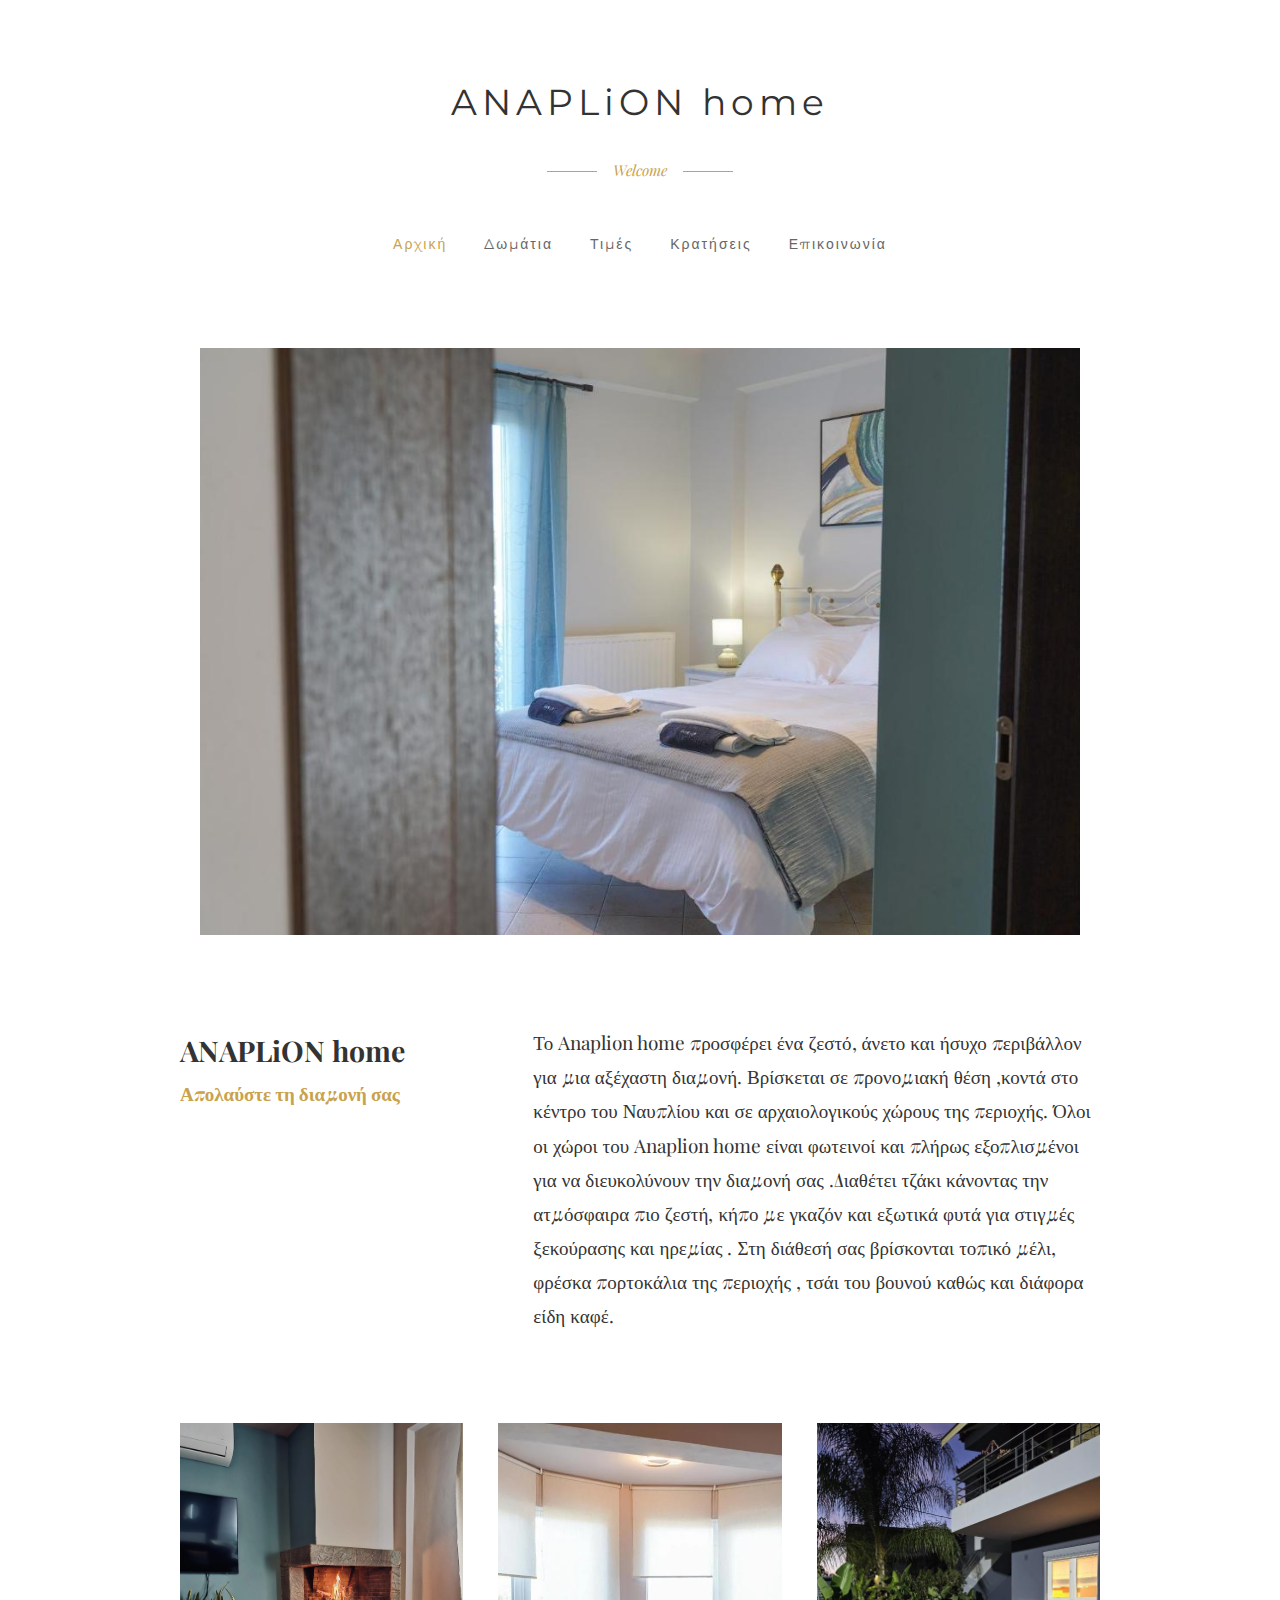
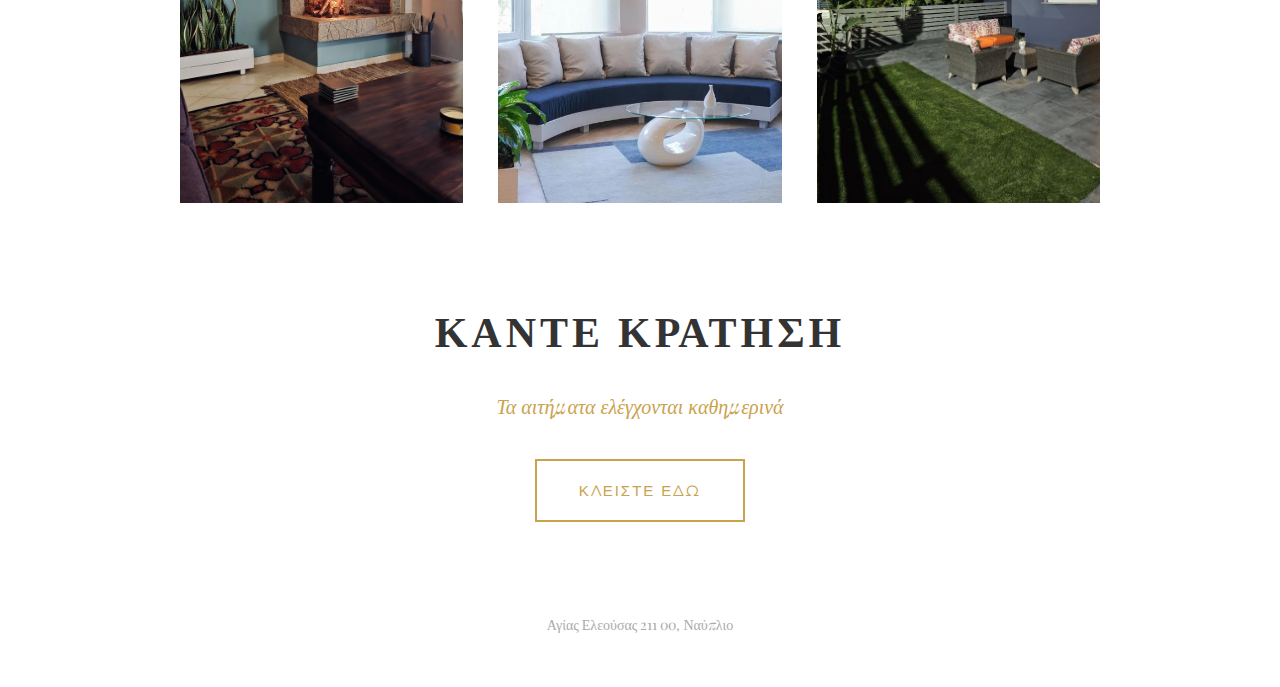
<file: index.html>
<!DOCTYPE html>
<html lang="el">
<head>
  <meta charset="UTF-8">
  <title>ANAPLiON home</title>
  <meta name="viewport" content="width=device-width, initial-scale=1.0">

  <!-- Fonts -->
  <link href="https://fonts.googleapis.com/css2?family=Playfair+Display:wght@400;600&family=Montserrat:wght@300;400;500&display=swap" rel="stylesheet">

  <!-- Main CSS -->
  <link rel="stylesheet" href="templatemo-personal-style.css">
</head>
<body>

  <!-- Header -->
  <header class="site-header">
    <h1>ANAPLiON home</h1>
    <div class="welcome">
      <span class="line"></span>
      <span>Welcome</span>
      <span class="line"></span>
    </div>

    <nav class="main-nav">
      <a href="index.html" class="active">Αρχική</a>
      <a href="rooms.html">Δωμάτια</a>
      <a href="prices.html">Τιμές</a>
      <a href="booking.html">Κρατήσεις</a>
      <a href="contact.html">Επικοινωνία</a>
    </nav>
  </header>

  <!-- Hero Image -->
  <section class="hero">
    <img src="images/hero.jpg" alt="ANAPLiON home">
  </section>

  <!-- About Section -->
  <section class="about container">
    <div class="about-left">
      <h2>ANAPLiON home</h2>
      <h4>Απολαύστε τη διαμονή σας</h4>
    </div>
    <div class="about-right">
      <p>
        Το Anaplion home προσφέρει ένα ζεστό, άνετο και ήσυχο περιβάλλον για μια αξέχαστη διαμονή. Βρίσκεται σε προνομιακή θέση ,κοντά στο κέντρο του Ναυπλίου και σε αρχαιολογικούς χώρους της περιοχής. Όλοι οι χώροι του Anaplion home είναι φωτεινοί και πλήρως εξοπλισμένοι για να διευκολύνουν την διαμονή σας .Διαθέτει τζάκι κάνοντας την ατμόσφαιρα πιο ζεστή, κήπο με γκαζόν και εξωτικά φυτά για στιγμές ξεκούρασης και ηρεμίας . Στη διάθεσή σας  βρίσκονται  τοπικό μέλι, φρέσκα πορτοκάλια της περιοχής , τσάι του βουνού καθώς και διάφορα είδη καφέ.
      </p>
    </div>
  </section>

  <!-- Gallery -->
  <section class="gallery container">
    <img src="images/gallery1.jpg" alt="">
    <img src="images/gallery2.jpg" alt="">
    <img src="images/gallery3.jpg" alt="">
  </section>

  <!-- Booking CTA -->
  <section class="booking">
  <div class="container booking-center">
    <h2>ΚΑΝΤΕ ΚΡΑΤΗΣΗ</h2>
    <p>Τα αιτήματα ελέγχονται καθημερινά</p>
    <a href="booking.html" class="booking-link">ΚΛΕΙΣΤΕ ΕΔΩ</a>
  </div>
</section>


  <!-- Footer -->
  <footer class="site-footer">
    <p>Αγίας Ελεούσας 211 00, Ναύπλιο</p>
  </footer>

</body>
</html>
</file>
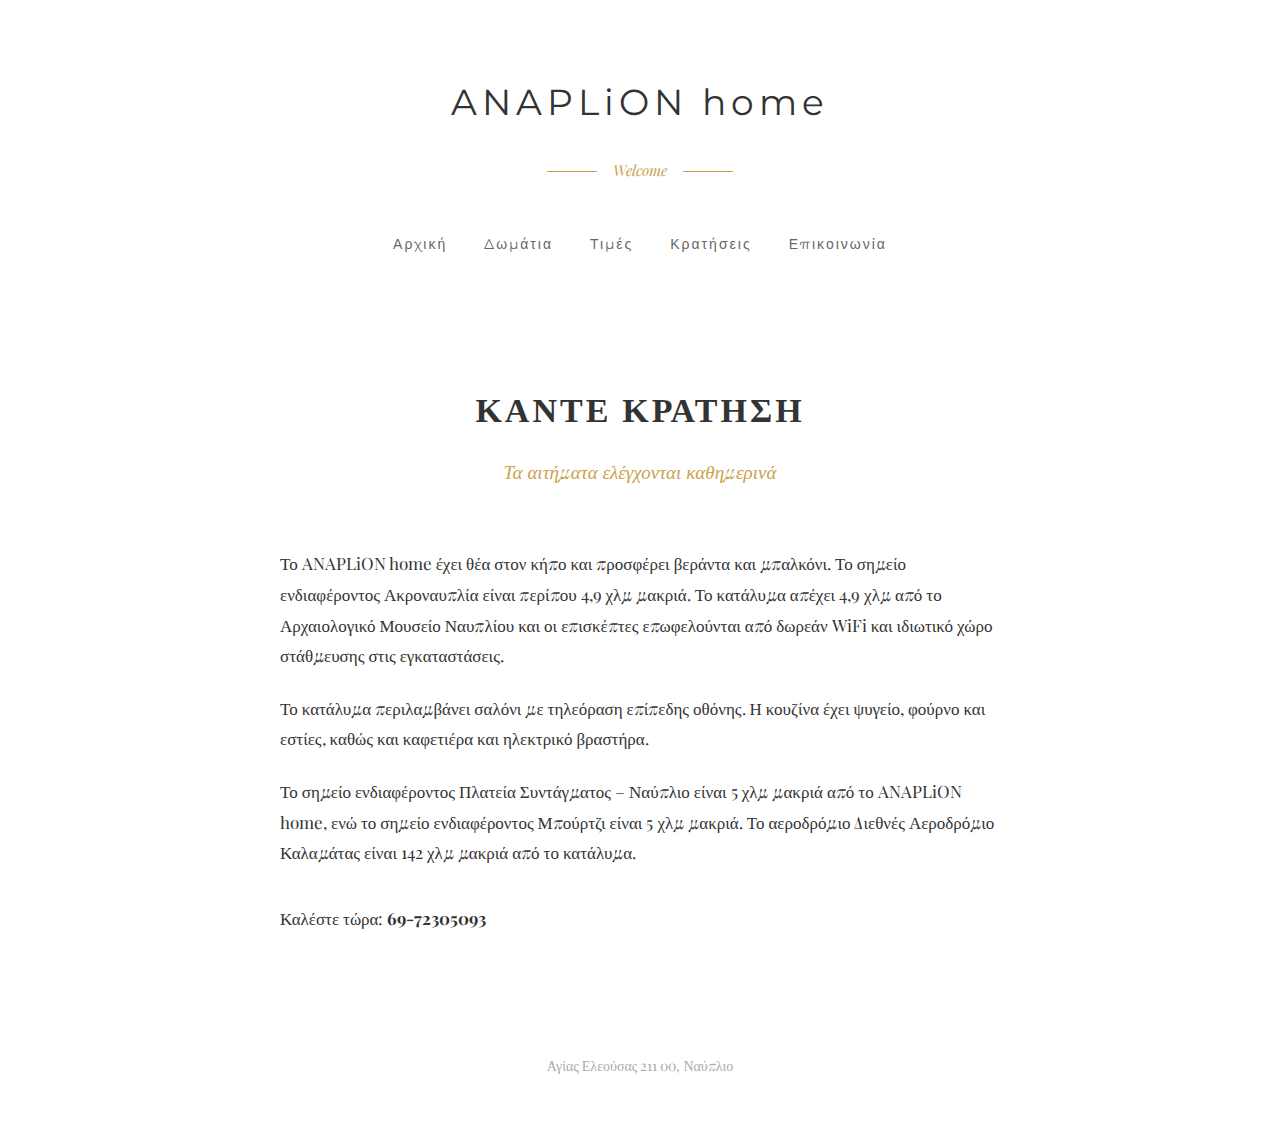
<file: booking.html>
<!DOCTYPE html>
<html lang="el">
<head>
  <meta charset="UTF-8">
  <title>Κρατήσεις | ANAPLiON home</title>
  <meta name="viewport" content="width=1200">


  <link href="https://fonts.googleapis.com/css2?family=Playfair+Display:wght@400;600&family=Montserrat:wght@300;400;500&display=swap" rel="stylesheet">
  <link rel="stylesheet" href="templatemo-personal-style.css">
</head>
<body>

<header class="site-header">
  <h1>ANAPLiON home</h1>

  <div class="welcome">
    <span class="line"></span>
    <span>Welcome</span>
    <span class="line"></span>
  </div>

  <nav class="main-nav">
  <a href="index.html">Αρχική</a>
  <a href="rooms.html">Δωμάτια</a>
  <a href="prices.html">Τιμές</a>
  <a href="booking.html">Κρατήσεις</a>
  <a href="contact.html">Επικοινωνία</a>
</nav>
</header>

<main class="container">

  <section class="booking-page">
    <h2>ΚΑΝΤΕ ΚΡΑΤΗΣΗ</h2>
    <p class="booking-subtitle">Τα αιτήματα ελέγχονται καθημερινά</p>

    <div class="booking-text">
      <p>
        Το ANAPLiON home έχει θέα στον κήπο και προσφέρει βεράντα και μπαλκόνι. Το σημείο ενδιαφέροντος Ακροναυπλία είναι περίπου 4,9 χλμ μακριά. Το κατάλυμα απέχει 4,9 χλμ από το Αρχαιολογικό Μουσείο Ναυπλίου και οι επισκέπτες επωφελούνται από δωρεάν WiFi και ιδιωτικό χώρο στάθμευσης στις εγκαταστάσεις.
      </p>

      <p>
        Το κατάλυμα περιλαμβάνει σαλόνι με τηλεόραση επίπεδης οθόνης. Η κουζίνα έχει ψυγείο, φούρνο και εστίες, καθώς και καφετιέρα και ηλεκτρικό βραστήρα.
      </p>

      <p>
        Το σημείο ενδιαφέροντος Πλατεία Συντάγματος – Ναύπλιο είναι 5 χλμ μακριά από το ANAPLiON home, ενώ το σημείο ενδιαφέροντος Μπούρτζι είναι 5 χλμ μακριά. Το αεροδρόμιο Διεθνές Αεροδρόμιο Καλαμάτας είναι 142 χλμ μακριά από το κατάλυμα.
      </p>

      <p class="booking-phone">
        Καλέστε τώρα: <strong>69-72305093</strong>
      </p>
    </div>
  </section>

</main>

<footer class="site-footer">
  <p>Αγίας Ελεούσας 211 00, Ναύπλιο</p>
</footer>

</body>
</html>
</file>
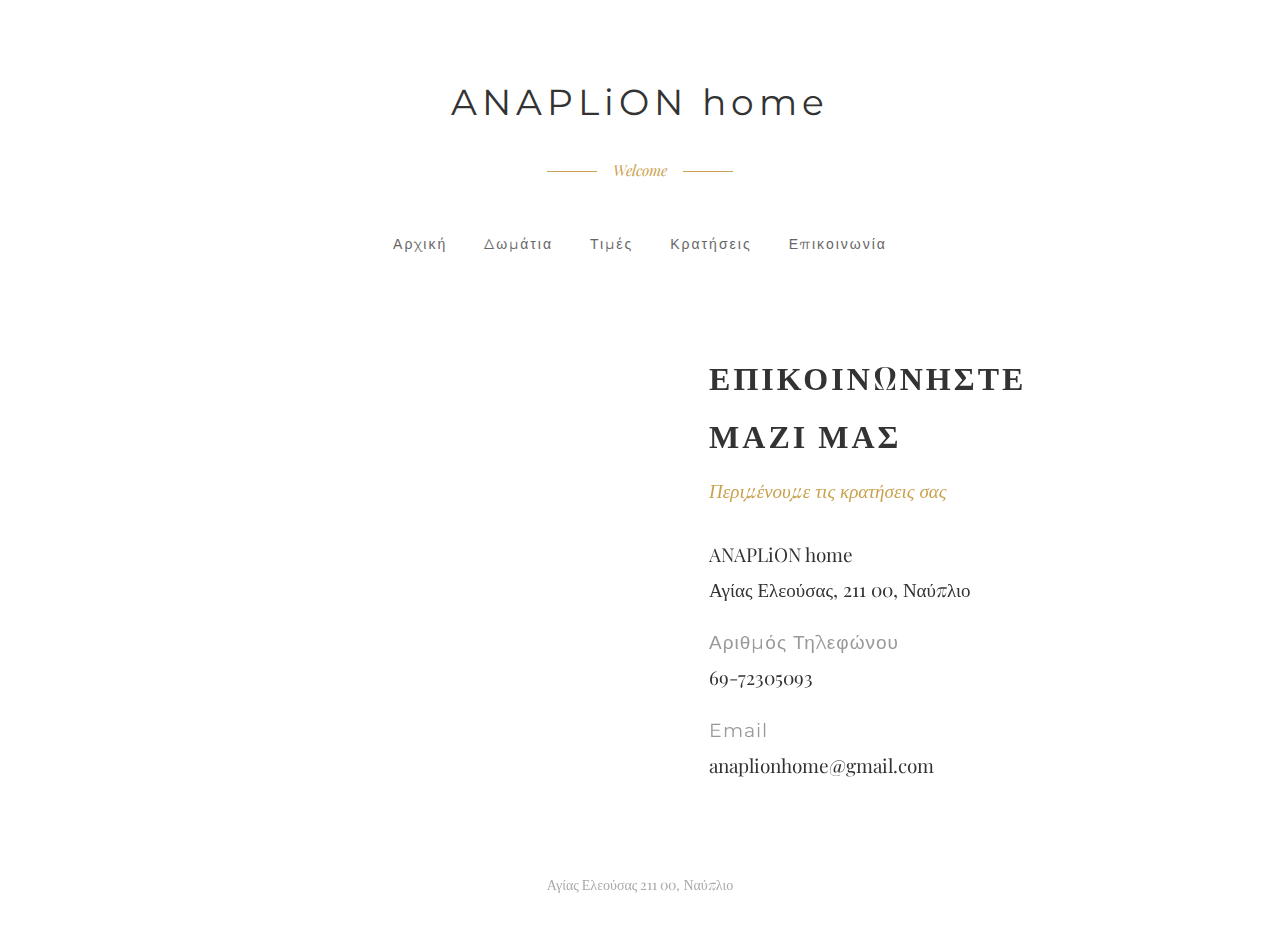
<file: contact.html>
<!DOCTYPE html>
<html lang="el">
<head>
  <meta charset="UTF-8">
  <title>Επικοινωνία | ANAPLiON home</title>
  <meta name="viewport" content="width=1200">


  <link href="https://fonts.googleapis.com/css2?family=Playfair+Display:wght@400;600&family=Montserrat:wght@300;400;500&display=swap" rel="stylesheet">
  <link rel="stylesheet" href="templatemo-personal-style.css">
</head>
<body>

<header class="site-header">
  <h1>ANAPLiON home</h1>

  <div class="welcome">
    <span class="line"></span>
    <span>Welcome</span>
    <span class="line"></span>
  </div>

  <nav class="main-nav">
  <a href="index.html">Αρχική</a>
  <a href="rooms.html">Δωμάτια</a>
  <a href="prices.html">Τιμές</a>
  <a href="booking.html">Κρατήσεις</a>
  <a href="contact.html">Επικοινωνία</a>
</nav>
</header>

<main class="container">

  <section class="contact-page">

    <div class="contact-grid">

      <!-- MAP -->
      <div class="contact-map">
        <iframe
          src="https://www.google.com/maps/embed?pb=!1m18!1m12!1m3!1d3536.9217892439337!2d22.840001411675203!3d37.573191423629524!2m3!1f0!2f0!3f0!3m2!1i1024!2i768!4f13.1!3m3!1m2!1s0x149ff15c9d54f90d%3A0xb1177c4f4358705b!2sAnaplion%20Home!5e1!3m2!1sel!2sgr!4v1767134232785!5m2!1sel!2sgr"
          loading="lazy"
          referrerpolicy="no-referrer-when-downgrade">
        </iframe>
      </div>

      <!-- INFO -->
      <div class="contact-info">
        <h2>ΕΠΙΚΟΙΝΩΝΗΣΤΕ<br>ΜΑΖΙ ΜΑΣ</h2>
        <p class="contact-subtitle">Περιμένουμε τις κρατήσεις σας</p>

        <p class="contact-name">ANAPLiON home</p>
        <p>Αγίας Ελεούσας, 211 00, Ναύπλιο</p>

        <p class="contact-label">Αριθμός Τηλεφώνου</p>
        <p>69-72305093</p>

        <p class="contact-label">Email</p>
        <p>anaplionhome@gmail.com</p>
      </div>

    </div>

  </section>

</main>

<footer class="site-footer">
  <p>Αγίας Ελεούσας 211 00, Ναύπλιο</p>
</footer>

</body>
</html>
</file>
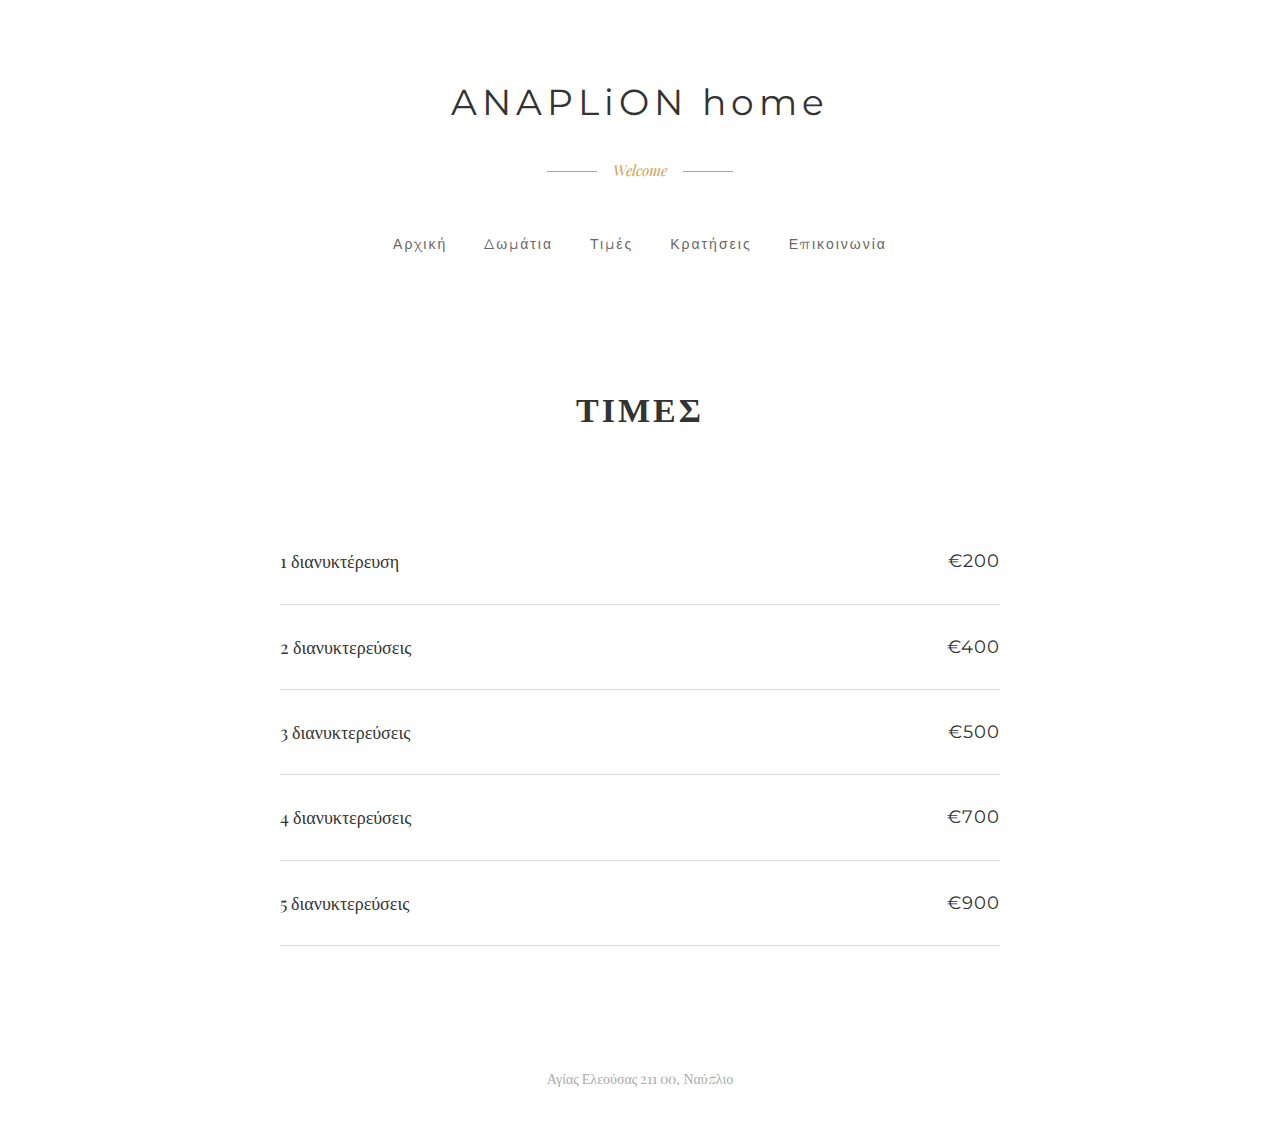
<file: prices.html>
<!DOCTYPE html>
<html lang="el">
<head>
  <meta charset="UTF-8">
  <title>Τιμές | ANAPLiON home</title>
  <meta name="viewport" content="width=1200">


  <link href="https://fonts.googleapis.com/css2?family=Playfair+Display:wght@400;600&family=Montserrat:wght@300;400;500&display=swap" rel="stylesheet">
  <link rel="stylesheet" href="templatemo-personal-style.css">
</head>
<body>

<header class="site-header">
  <h1>ANAPLiON home</h1>

  <div class="welcome">
    <span class="line"></span>
    <span>Welcome</span>
    <span class="line"></span>
  </div>

  <nav class="main-nav">
  <a href="index.html">Αρχική</a>
  <a href="rooms.html">Δωμάτια</a>
  <a href="prices.html">Τιμές</a>
  <a href="booking.html">Κρατήσεις</a>
  <a href="contact.html">Επικοινωνία</a>
</nav>
</header>

<main class="container">

  <section class="prices">
    <h2>ΤΙΜΕΣ</h2>

    <div class="price-row">
      <span>1 διανυκτέρευση</span>
      <span>€200</span>
    </div>

    <div class="price-row">
      <span>2 διανυκτερεύσεις</span>
      <span>€400</span>
    </div>

    <div class="price-row">
      <span>3 διανυκτερεύσεις</span>
      <span>€500</span>
    </div>

    <div class="price-row">
      <span>4 διανυκτερεύσεις</span>
      <span>€700</span>
    </div>

    <div class="price-row">
      <span>5 διανυκτερεύσεις</span>
      <span>€900</span>
    </div>

  </section>

</main>

<footer class="site-footer">
  <p>Αγίας Ελεούσας 211 00, Ναύπλιο</p>
</footer>

</body>
</html>
</file>
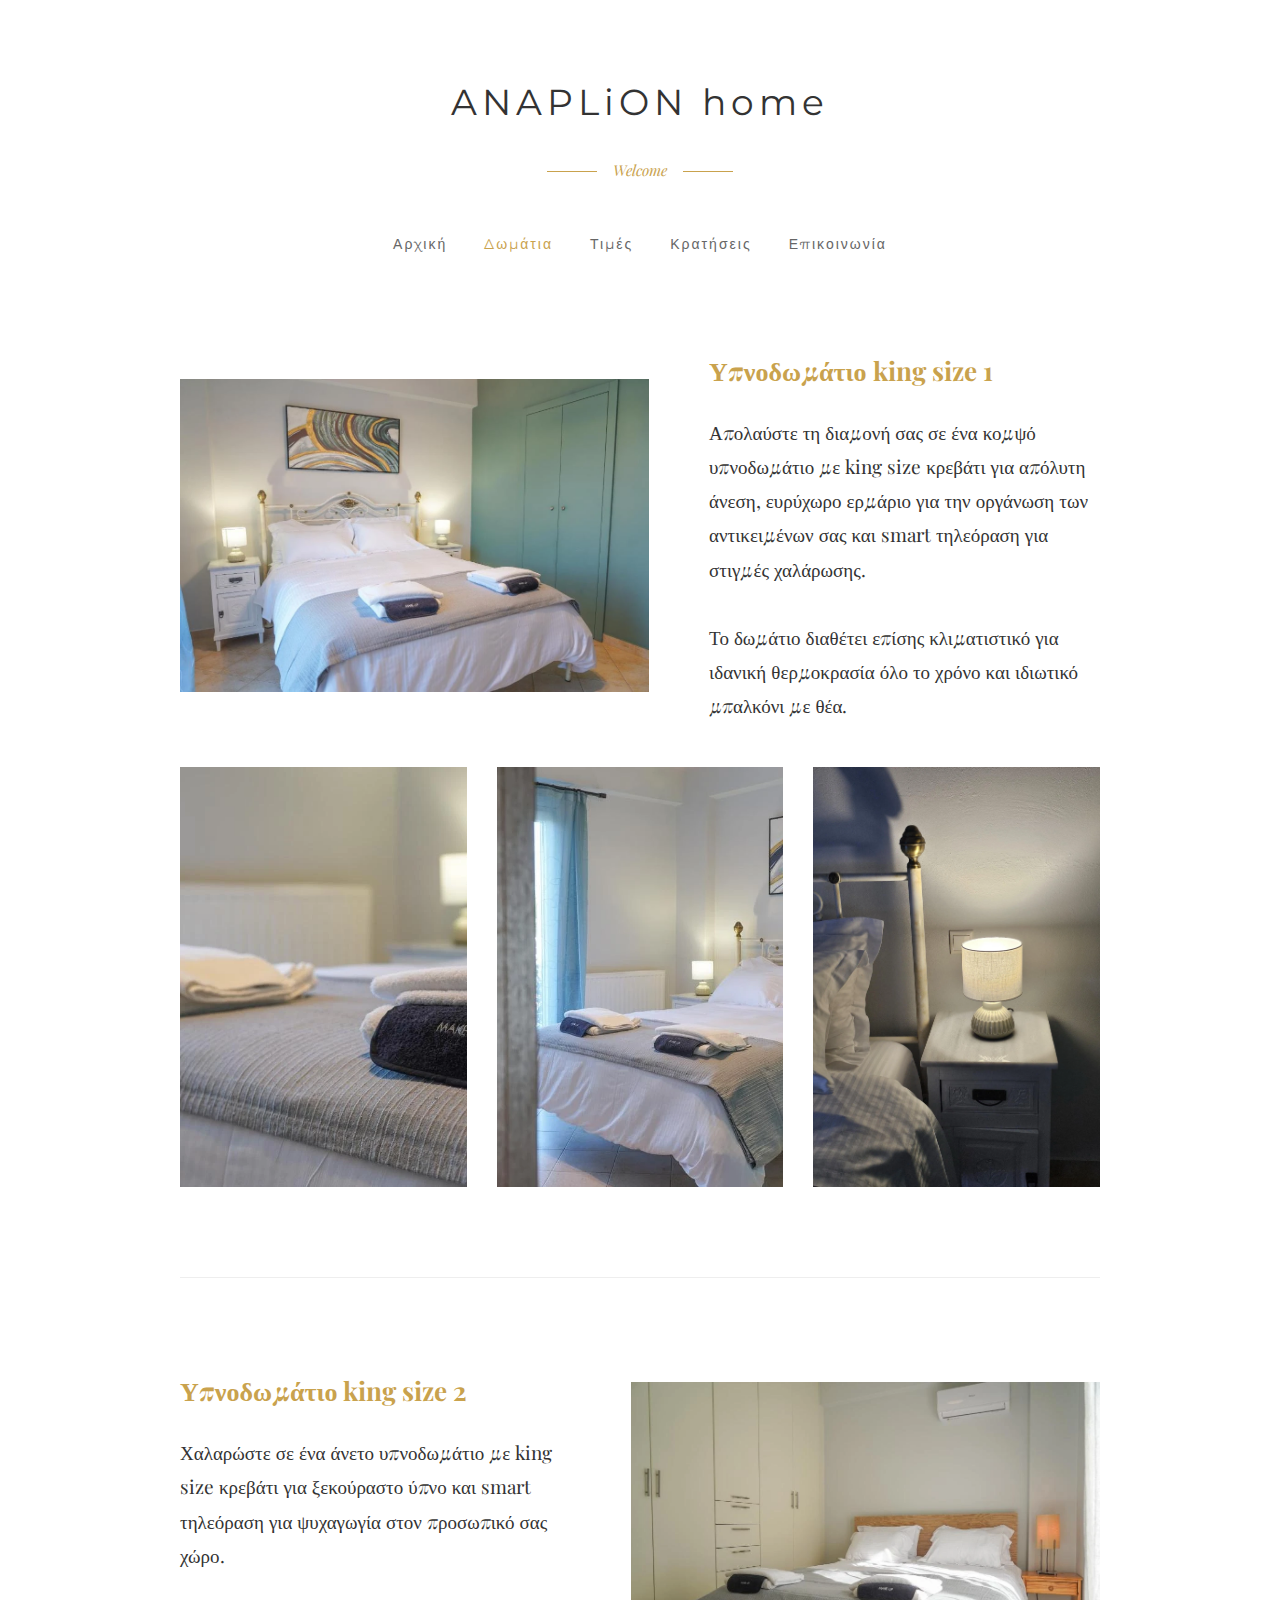
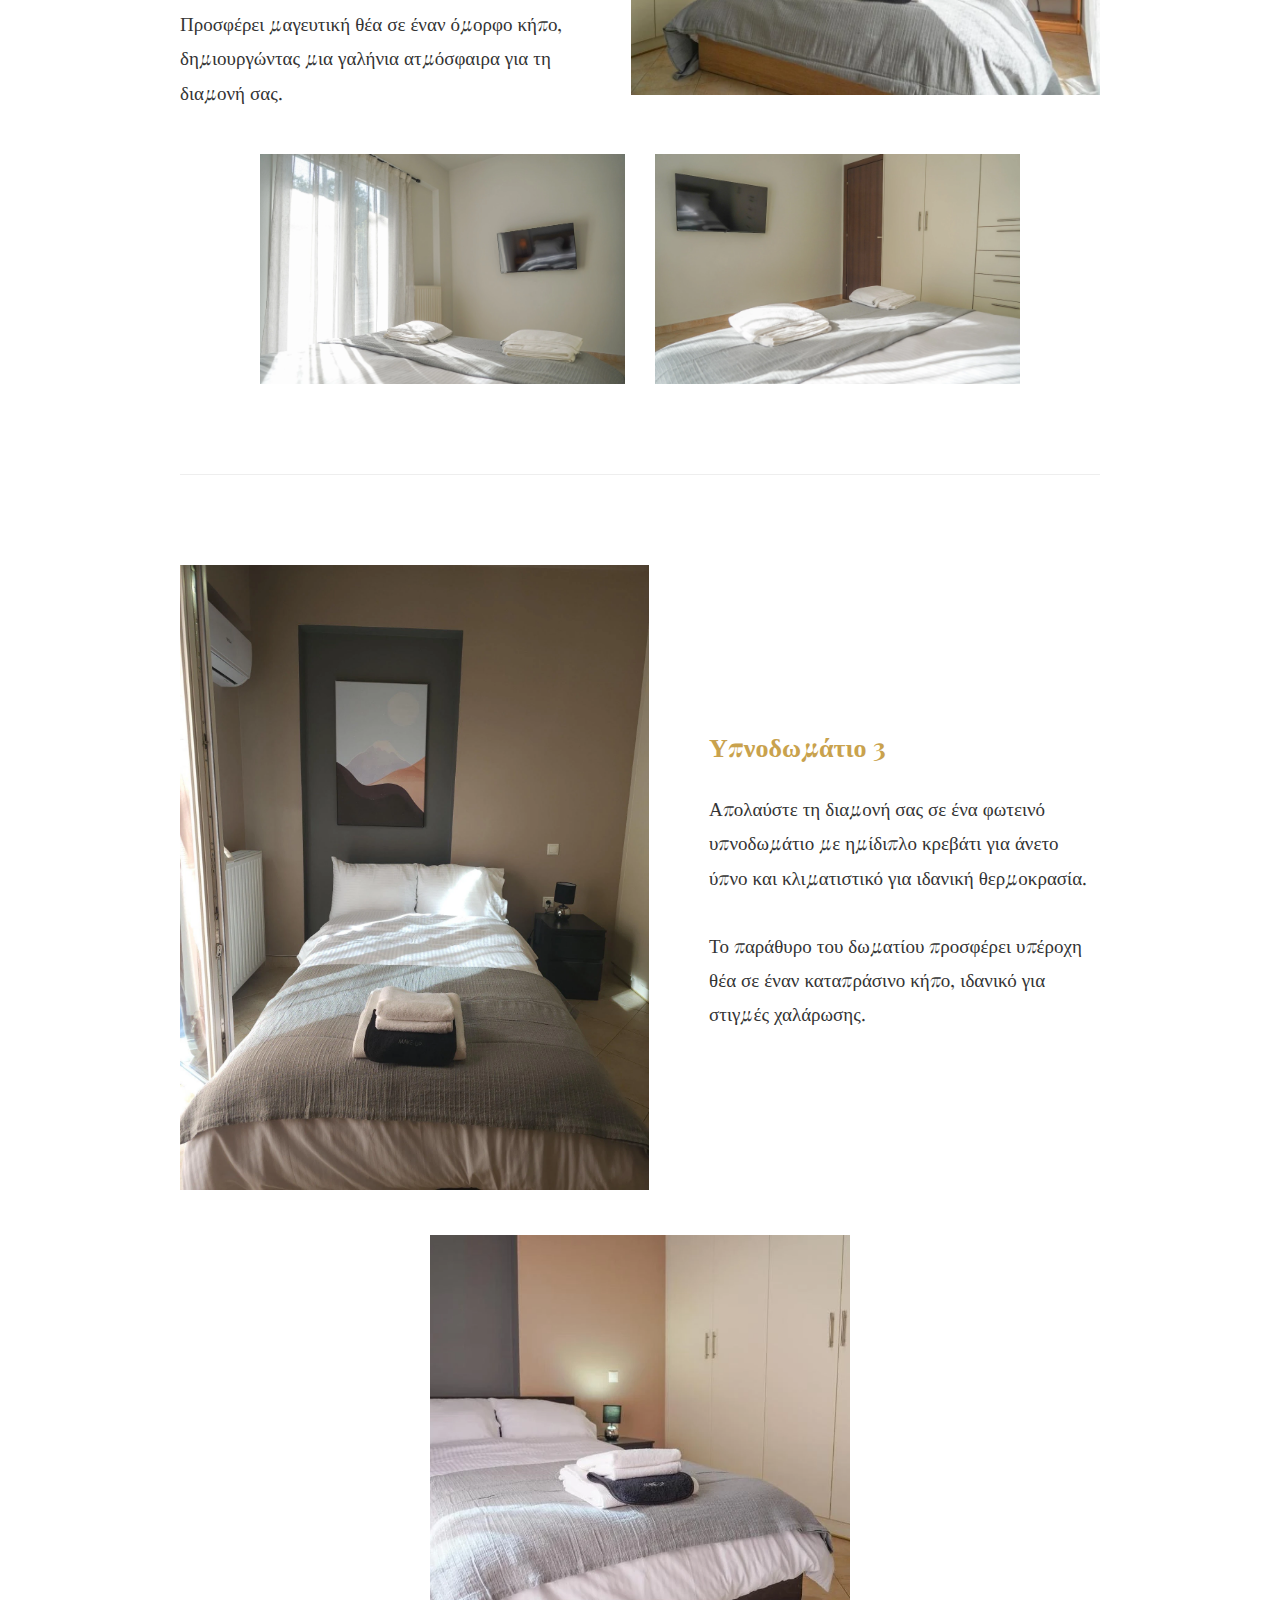
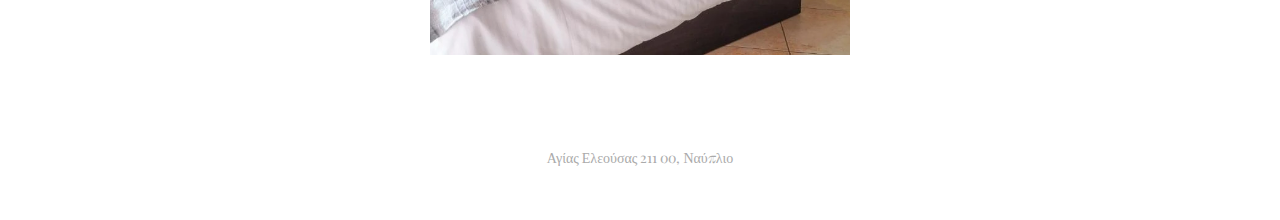
<file: rooms.html>
<!DOCTYPE html>
<html lang="el">
<head>
  <meta charset="UTF-8">
  <title>Δωμάτια | ANAPLiON home</title>
  <meta name="viewport" content="width=device-width, initial-scale=1.0">

  <link href="https://fonts.googleapis.com/css2?family=Playfair+Display:wght@400;600&family=Montserrat:wght@300;400;500&display=swap" rel="stylesheet">
  <link rel="stylesheet" href="templatemo-personal-style.css">
</head>
<body>

<header class="site-header">
  <h1>ANAPLiON home</h1>

  <div class="welcome">
    <span class="line"></span>
    <span>Welcome</span>
    <span class="line"></span>
  </div>

  <nav class="main-nav">
    <a href="index.html">Αρχική</a>
    <a href="rooms.html" class="active">Δωμάτια</a>
    <a href="prices.html">Τιμές</a>
    <a href="booking.html">Κρατήσεις</a>
    <a href="contact.html">Επικοινωνία</a>
  </nav>
</header>

<main class="container">

  <!-- ROOM 1 -->
  <section class="room">
    <div class="room-main">
      <img src="images/room1main.jpg" alt="">
      <div class="room-text">
        <h3>Υπνοδωμάτιο king size 1</h3>
        <p>
          Απολαύστε τη διαμονή σας σε ένα κομψό υπνοδωμάτιο με king size κρεβάτι για απόλυτη άνεση, ευρύχωρο ερμάριο για την οργάνωση των αντικειμένων σας και smart τηλεόραση για στιγμές χαλάρωσης.
          <br><br>
          Το δωμάτιο διαθέτει επίσης κλιματιστικό για ιδανική θερμοκρασία όλο το χρόνο και ιδιωτικό μπαλκόνι με θέα.
        </p>
      </div>
    </div>

    <div class="room-gallery">
      <img src="images/room11.jpg">
      <img src="images/room12.jpg">
      <img src="images/room13.jpg">
    </div>
  </section>

  <hr>

  <!-- ROOM 2 (ΜΟΝΟ 2 ΦΩΤΟ) -->
  <section class="room reverse">
    <div class="room-main">
      <img src="images/room2main.jpg" alt="">
      <div class="room-text">
        <h3>Υπνοδωμάτιο king size 2</h3>
        <p>
          Χαλαρώστε σε ένα άνετο υπνοδωμάτιο με king size κρεβάτι για ξεκούραστο ύπνο και smart τηλεόραση για ψυχαγωγία στον προσωπικό σας χώρο.
          <br><br>
          Προσφέρει μαγευτική θέα σε έναν όμορφο κήπο, δημιουργώντας μια γαλήνια ατμόσφαιρα για τη διαμονή σας.
        </p>
      </div>
    </div>

    <div class="room-gallery">
      <img src="images/room21.jpg">
      <img src="images/room22.jpg">
    </div>
  </section>

  <hr>

  <!-- ROOM 3 -->
  <section class="room">
    <div class="room-main">
      <img src="images/room3main.jpg" alt="">
      <div class="room-text">
        <h3>Υπνοδωμάτιο 3</h3>
        <p>
          Απολαύστε τη διαμονή σας σε ένα φωτεινό υπνοδωμάτιο με ημίδιπλο κρεβάτι για άνετο ύπνο και κλιματιστικό για ιδανική θερμοκρασία.
          <br><br>
          Το παράθυρο του δωματίου προσφέρει υπέροχη θέα σε έναν καταπράσινο κήπο, ιδανικό για στιγμές χαλάρωσης.
        </p>
      </div>
    </div>

    <div class="room-gallery room3-center">

      <img src="images/room31.jpg">
      
    </div>
  </section>

</main>

<footer class="site-footer">
  <p>Αγίας Ελεούσας 211 00, Ναύπλιο</p>
</footer>

</body>
</html>
</file>
<file: templatemo-personal-style.css>
/* ==============================
   RESET & BASE
============================== */
* {
  margin: 0;
  padding: 0;
  box-sizing: border-box;
}

body {
  font-family: 'Playfair Display', serif;
  color: #333;
  background-color: #ffffff;
  line-height: 1.8;
  font-size: 19px;
}

img {
  max-width: 100%;
  display: block;
}

/* ==============================
   LAYOUT
============================== */
.container {
  max-width: 960px;
  margin: 90px auto;
  padding: 0 20px;
}

/* ==============================
   HEADER
============================== */
.site-header {
  text-align: center;
  margin-top: 70px;
}

.site-header h1 {
  font-family: 'Montserrat', sans-serif;
  font-weight: 400;
  letter-spacing: 5px;
  font-size: 36px;
}

/* Welcome */
.welcome {
  margin: 22px 0 40px;
  font-style: italic;
  color: #c9a24d;
  font-size: 15px;
}

.welcome .line {
  display: inline-block;
  width: 50px;
  height: 1px;
  background-color: #c9a24d;
  vertical-align: middle;
  margin: 0 12px;
}

/* ==============================
   NAVIGATION
============================== */
.main-nav {
  margin-top: 25px;
}

.main-nav a {
  margin: 0 16px;
  text-decoration: none;
  color: #666;
  font-size: 14px;
  letter-spacing: 2px;
  font-family: 'Montserrat', sans-serif;
}

.main-nav a:hover,
.main-nav a.active {
  color: #c9a24d;
}

/* ==============================
   HERO
============================== */
.hero {
  margin: 90px auto;
  max-width: 880px;
}

.hero img {
  width: 100%;
}

/* ==============================
   ABOUT
============================== */
.about {
  display: grid;
  grid-template-columns: 1fr 2fr;
  gap: 70px;
}

/* ==============================
   HOME GALLERY
============================== */
.gallery {
  display: grid;
  grid-template-columns: repeat(3, 1fr);
  gap: 35px;
}

.gallery img {
  height: 380px;
  object-fit: cover;
}

/* ==============================
   ROOMS PAGE
============================== */
.room {
  margin-bottom: 90px;
}

.room-main {
  display: grid;
  grid-template-columns: 1.2fr 1fr;
  gap: 60px;
  align-items: center;
}

.room.reverse .room-main {
  grid-template-columns: 1fr 1.2fr;
}

.room.reverse .room-main img {
  order: 2;
}

.room-text h3 {
  color: #c9a24d;
  margin-bottom: 20px;
  font-size: 26px;
}

.room-gallery {
  display: grid;
  grid-template-columns: repeat(3, 1fr);
  gap: 30px;
  margin-top: 45px;
}

/* DEFAULT: ROOM 1 & 3 */
.room-gallery img {
  width: 100%;
  height: 420px;
  object-fit: cover;
}

/* ROOM 2 – βασικές φωτογραφίες οριζόντιες */
.room.reverse .room-gallery img {
  height: 230px;
}

/* 🔥 ROOM 2 – 2 φωτογραφίες στο κέντρο (Η ΜΟΝΗ ΑΛΛΑΓΗ) */
.room.reverse .room-gallery {
  grid-template-columns: repeat(2, 1fr);
  justify-content: center;
  max-width: 760px;
  margin: 45px auto 0;
}

/* Divider */
hr {
  border: none;
  border-top: 1px solid #eee;
  margin: 90px 0;
}

/* ==============================
   FOOTER
============================== */
.site-footer {
  text-align: center;
  font-size: 14px;
  color: #aaa;
  margin-bottom: 50px;
}

/* ==============================
   RESPONSIVE
============================== */
@media (max-width: 900px) {

  .about,
  .room-main {
    grid-template-columns: 1fr;
  }

  .gallery,
  .room-gallery {
    grid-template-columns: 1fr;
  }

  .room-gallery img,
  .room.reverse .room-gallery img {
    height: 260px;
  }

  .hero {
    margin: 60px 20px;
  }
}

/* ==============================
   PRICES
============================== */
.prices {
  max-width: 720px;
  margin: 120px auto;
}

.prices h2 {
  text-align: center;
  font-size: 34px;
  letter-spacing: 3px;
  margin-bottom: 80px;
}

.price-row {
  display: flex;
  justify-content: space-between;
  align-items: center;
  padding: 26px 0;
  border-bottom: 1px solid #ddd;
  font-size: 18px;
}

.price-row span:last-child {
  font-family: 'Montserrat', sans-serif;
  letter-spacing: 1px;
}

/* ==============================
   BOOKING PAGE
============================== */
.booking-page {
  max-width: 720px;
  margin: 120px auto;
}

.booking-page h2 {
  text-align: center;
  font-size: 34px;
  letter-spacing: 3px;
}

.booking-subtitle {
  text-align: center;
  color: #c9a24d;
  font-style: italic;
  margin: 15px 0 60px;
}

.booking-text p {
  margin-bottom: 22px;
  font-size: 17px;
  line-height: 1.8;
}

.booking-phone {
  margin-top: 35px;
  font-size: 18px;
}

/* Booking center */
.booking {
    text-align: center;
}

.booking-center {
    display: flex;
    flex-direction: column;
    align-items: center;
}

/* ==============================
   ROOM 3 – ΜΟΝΗ ΦΩΤΟ ΣΤΟ ΚΕΝΤΡΟ
============================== */

.room3-center {
  grid-template-columns: 1fr;
  justify-items: center;
}

.room3-center img {
  max-width: 420px;
}
/* ==============================
   CONTACT PAGE
============================== */

.contact-grid {
  display: grid;
  grid-template-columns: 1.2fr 1fr;
  gap: 60px;
  align-items: start;
}

.contact-map iframe {
  width: 100%;
  height: 420px;
  border: 0;
}

.contact-info h2 {
  font-size: 32px;
  letter-spacing: 3px;
  margin-bottom: 10px;
}

.contact-subtitle {
  color: #c9a24d;
  font-style: italic;
  margin-bottom: 30px;
}

.contact-label {
  font-family: 'Montserrat', sans-serif;
  letter-spacing: 1px;
  margin-top: 20px;
  color: #999;
}
/* ==============================
   ΧΡΩΜΑ ΚΙΤΡΙΝΟ ΓΙΑ ΤΙΤΛΟΥΣ
============================== */

/* Απολαύστε τη διαμονή σας */
.about-left h4 {
  color: #c9a24d;
}

/* Τα αιτήματα ελέγχονται καθημερινά */
.booking p {
  color: #c9a24d;
  font-style: italic;
}
/* ==============================
   BOOKING – ΜΕΓΕΘΗ & ΚΟΥΜΠΙ
============================== */

/* ΚΑΝΤΕ ΚΡΑΤΗΣΗ */
.booking h2 {
  font-size: 42px;
  letter-spacing: 4px;
  margin-bottom: 20px;
}

/* Τα αιτήματα ελέγχονται καθημερινά */
.booking p {
  font-size: 20px;
  margin-bottom: 35px;
  color: #c9a24d;
  font-style: italic;
}

/* ΚΟΥΜΠΙ ΚΛΕΙΣΤΕ ΕΔΩ */
.booking-link {
  display: inline-block;
  padding: 16px 42px;
  border: 2px solid #c9a24d;
  color: #c9a24d;
  text-decoration: none;
  font-family: 'Montserrat', sans-serif;
  letter-spacing: 2px;
  font-size: 15px;
  transition: all 0.3s ease;
}

/* Hover εφέ */
.booking-link:hover {
  background-color: #c9a24d;
  color: #fff;
}
</file>
